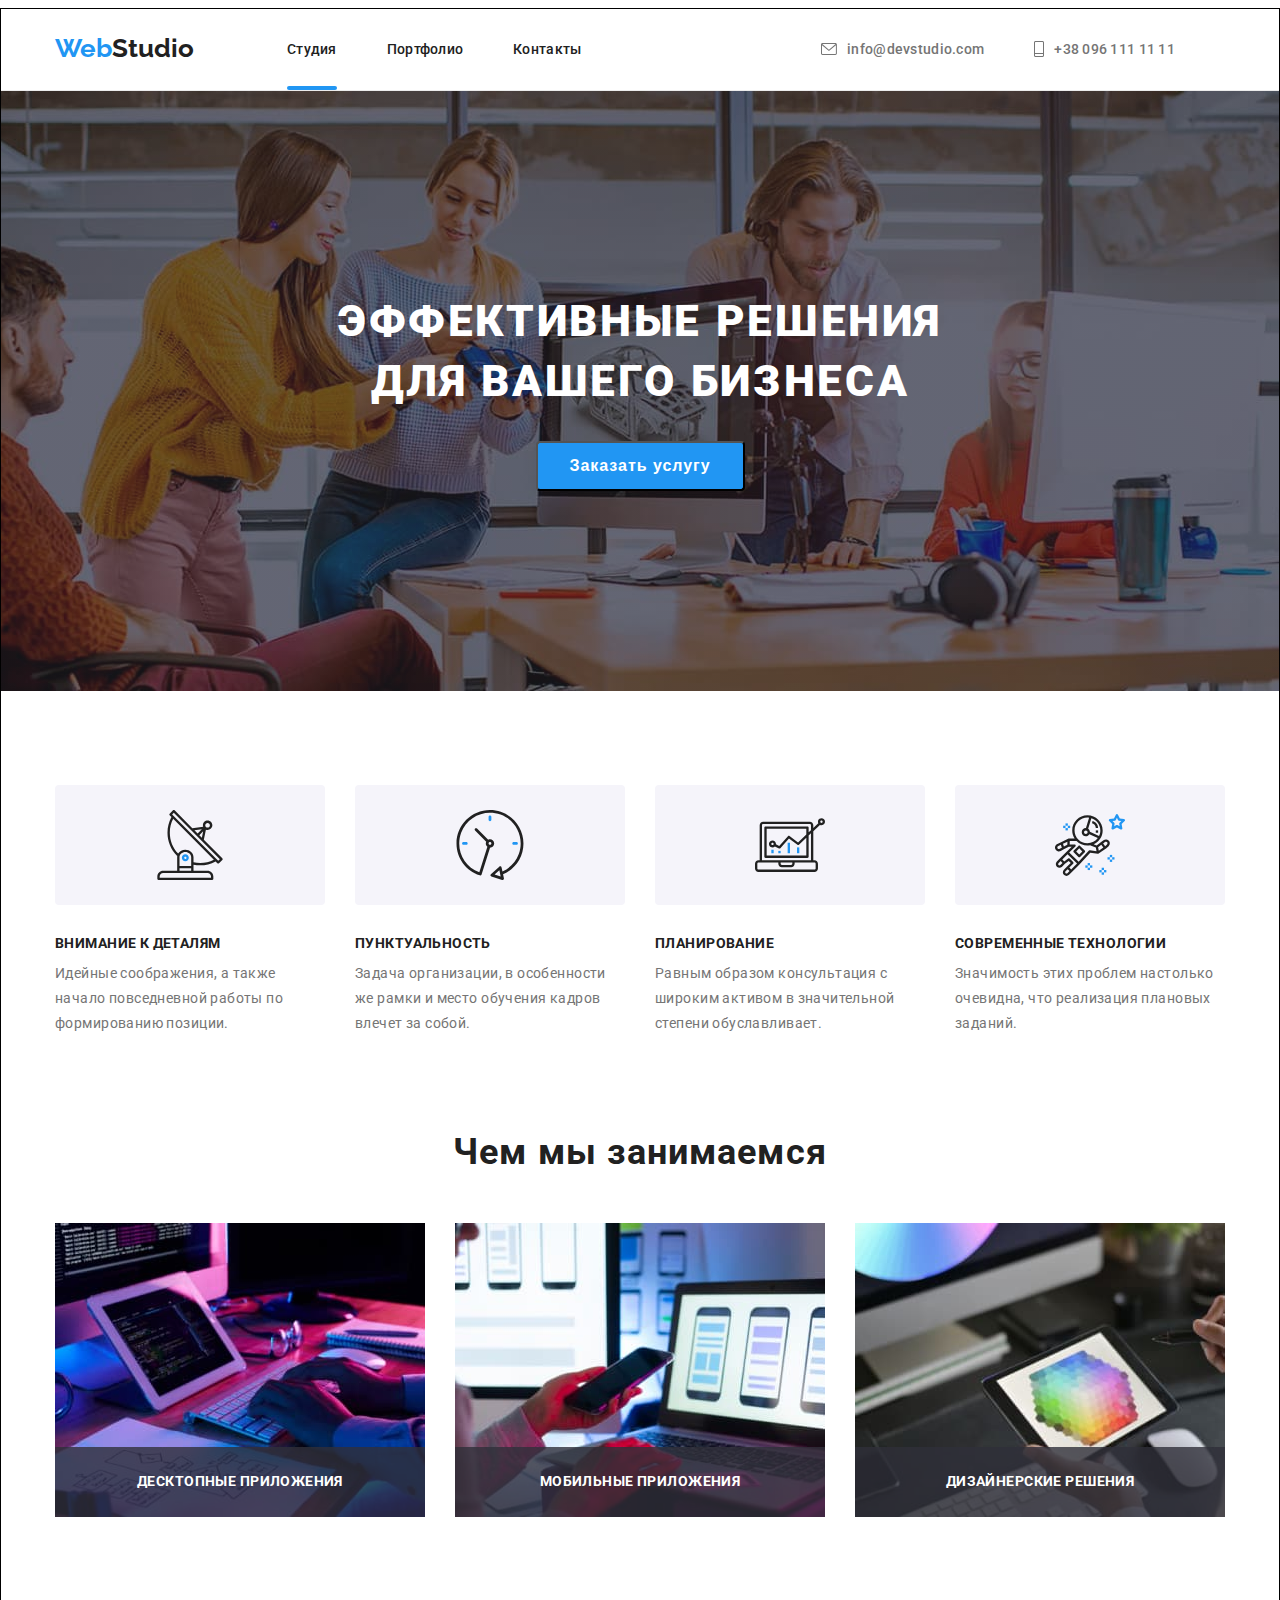
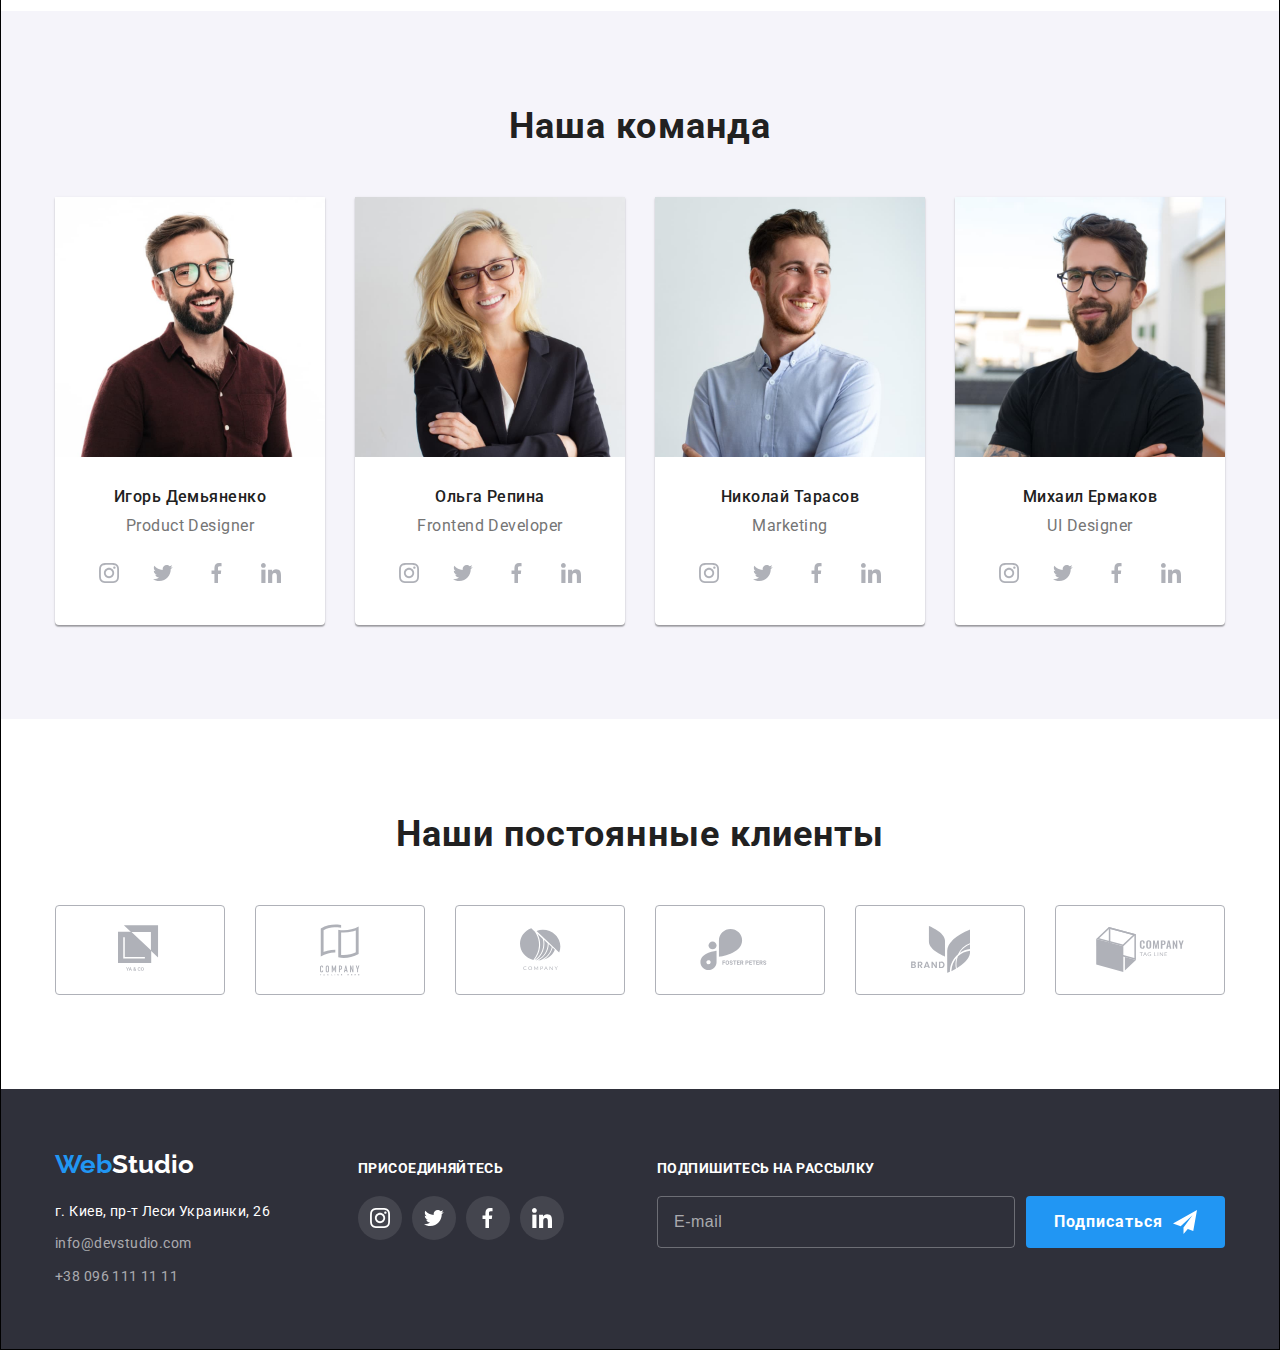
<file: index.html>
<!DOCTYPE html>
<html lang="en">
<head>
    <meta charset="UTF-8">
    <meta name="viewport" content="width=device-width, initial-scale=1.0">
    <title>Web-Studio-(Version-2.0)</title>
    <link
        rel="stylesheet" 
        href="https://cdnjs.cloudflare.com/ajax/libs/modern-normalize/1.0.0/modern-normalize.min.css"
        integrity="sha512-ISS7cAi1PEhQ8jnbJpJZMd29NlhNj4AWYyLOSp2CE/CsHxTCu+r+t0D2yoJudVrd0/8fTVPUVDzY5Tvli75u/g=="
        crossorigin="anonymous" />
    <link rel="preconnect" href="https://fonts.gstatic.com" />
    <link 
        rel="stylesheet"
        href="https://fonts.googleapis.com/css2?family=Raleway:wght@700&family=Roboto:wght@400;500;700;900&display=swap" />
    <link rel="stylesheet" href="https://cdnjs.cloudflare.com/ajax/libs/modern-normalize/1.0.0/modern-normalize.min.css" integrity="sha512-ISS7cAi1PEhQ8jnbJpJZMd29NlhNj4AWYyLOSp2CE/CsHxTCu+r+t0D2yoJudVrd0/8fTVPUVDzY5Tvli75u/g==" crossorigin="anonymous" />
    <link rel="stylesheet" href="./css/main.min.css"/>
</head>
<body>

     <header class="header">
        <div class="container">
            <nav class="navigation">
        
                <!--Text Webstudio-->
                <a class="logo-header link" href="./index.html" lang="en">
                    Web<Span class="logo-header-secondary">Studio</Span></a> 

                <!--Menu NAV-->
                <ul class="navigation-list">
                    <li class="navigation-list-item list"> 
                        <a class="navigation-list-link current-link link" href="./index.html">Студия</a> </li>
                    <li class="navigation-list-item list"> 
                        <a class="navigation-list-link link" href="./portfolio.html">Портфолио</a> </li>
                    <li class="navigation-list-item list"> 
                        <a class="navigation-list-link  link" href="#">Контакты</a> </li>
                </ul>
            </nav>  
                <!--Contacts menu-->
                <ul class="navigation-list-header">
                    <li class="contact-list-mail list"> 
                        <a class="contact-link-mail link" href="mailto:info@devstudio.com">
                           <svg class="mail-icon" width="16" height="12">
                                <use href="./img/sprite.svg#icon-mail"></use>
                           </svg>
                           info@devstudio.com</a> </li>
                    <li class="contact-list-tel list"> 
                        <a class="contact-link-tel link" href="tel:+380961111111">
                           <svg class="tel-icon" width="10" height="16">
                                <use href="./img/sprite.svg#icon-telephone"></use>
                            </svg>
                            +38 096 111 11 11</a> </li>
                </ul>
        </div>   
     </header>

     <div class="grey-line container"></div>

     <main class="main">

        <!--the service-->
         <section class="service">
            <div class="main-service container">
                <h1 class="service-idea">Эффективные решения для вашего бизнеса</h1>
                <!--order button-->
                <button class="service-btn" type="button" data-modal-open>
                     <span class="text-btn">Заказать услугу</span>
                </button>
            </div>
         </section>

         <!--advantage container-->
         <section class="advantage-box">
  
             <!--About adventage-->
             <div class="container">
                <ul class="advantage-lists">
                    <li class="advantage-lists-list list">
                        <div class="trumb">
                            <svg class="advantage-img">
                                <use href="./img/sprite.svg#icon-antenna-1"></use>
                            </svg>
                        </div>    
                        <h3 class="advantage-list-item" >Внимание к деталям</h3>
                        <p class="advantage-list-content" >Идейные соображения, а также начало повседневной работы по формированию позиции.</p>
                    </li> 
                    <li class="advantage-lists-list list">
                        <div class="trumb">
                            <svg class="advantage-img">
                                <use href="./img/sprite.svg#icon-clock-1"></use>
                            </svg>
                        </div>
                        <h3 class="advantage-list-item" >Пунктуальность</h3>
                        <p class="advantage-list-content" >Задача организации, в особенности же рамки и место обучения кадров влечет за собой.</p>
                    </li>
                    <li class="advantage-lists-list list">
                        <div class="trumb">
                            <svg class="advantage-img">
                                <use href="./img/sprite.svg#icon-diagram-1"></use>
                            </svg>
                        </div>
                        <h3 class="advantage-list-item" >Планирование</h3>
                        <p class="advantage-list-content" >Равным образом консультация с широким активом в значительной степени обуславливает.</p>
                    </li>
                    <li class="advantage-lists-list list">
                        <div class="trumb">
                            <svg class="advantage-img">
                                <use href="./img/sprite.svg#icon-astronaut-1"></use>
                            </svg>
                        </div>
                        <h3 class="advantage-list-item" >Современные технологии</h3>
                        <p class="advantage-list-content" >Значимость этих проблем настолько очевидна, что реализация плановых заданий.</p>
                    </li>
                </ul>
             </div>    
         </section>

        <!--work instrument-->
         <section class="work-instrument">
            <div class="container">
                <h2 class="work-title title">Чем мы занимаемся</h2>
                    <!--instrument blok-->
                    <ul class="work-instrument-lists">
                        <li class="work-instrument-list list"> 
                            <img class="work-instrument-img" src="./img/img1.jpg" alt="box-1" width="370" height="294"> 
                                <div class="posters-description">
                                    <p class="posters-text">Десктопные приложения</p>
                                </div>
                        </li>
                        <li class="work-instrument-list list"> 
                            <img class="work-instrument-img" src="./img/img2.jpg" alt="box-2" width="370" height="294"> 
                                <div class="posters-description">
                                    <p class="posters-text">Мобильные приложения</p>
                                </div>
                        </li>
                        <li class="work-instrument-list list"> 
                            <img class="work-instrument-img" src="./img/img3.jpg" alt="box-3" width="370" height="294"> 
                                <div class="posters-description">
                                    <p class="posters-text">Дизайнерские решения</p>
                                </div>
                        </li>
                    </ul>
            </div>
         </section>

        <!--About Work team-->
         <section class="about-work-team">
             <div class="container">
                <h2 class="our-work-team title">Наша команда</h2>
                    <!--team card-->
                    <ul class="work-team-lists list">
                        <!--Team card 1-->
                        <li class="work-team-card">
                            <img class="work-team-card-img" src="./img/img4.jpg" alt="team card-1" width="270" height="260">
                                 <div class="work-team-proffession">
                                    <h3 class="work-team-title">Игорь Демьяненко</h3>
                                    <p class="work-team-profession">Product Designer</p> 
                                    <ul class="social-list list">
                                        <li class="social-list-item">
                                            <a href="" class="social-list-link link">
                                                <svg class="social-list-icon">
                                                    <use href="./img/sprite.svg#icon-instagram"></use>
                                                </svg>
                                            </a>
                                        </li>
                                        <li class="social-list-item">
                                            <a href="" class="social-list-link link">
                                                <svg class="social-list-icon">
                                                    <use href="./img/sprite.svg#icon-twitter"></use>
                                                </svg>
                                            </a>
                                        </li>
                                        <li class="social-list-item">
                                            <a href="" class="social-list-link link">
                                                <svg class="social-list-icon">
                                                    <use href="./img/sprite.svg#icon-facebook"></use>
                                                </svg>
                                            </a>
                                        </li>
                                        <li class="social-list-item">
                                            <a href="" class="social-list-link link">
                                                <svg class="social-list-icon">
                                                    <use href="./img/sprite.svg#icon-linkedin"></use>
                                                </svg>
                                            </a>
                                        </li>
                                    </ul>                          
                                 </div>
                        </li>

                        <!--Team card 2-->
                        <li class="work-team-card list">
                            <img class="work-team-card-img" src="./img/img5.jpg" alt="team card-2" width="270" height="260">
                                 <div class="work-team-proffession">    
                                     <h3 class="work-team-title">Ольга Репина</h3>
                                     <p class="work-team-profession">Frontend Developer</p> 
                                     <ul class="social-list list">
                                        <li class="social-list-item">
                                            <a href="" class="social-list-link link">
                                                <svg class="social-list-icon">
                                                    <use href="./img/sprite.svg#icon-instagram"></use>
                                                </svg>
                                            </a>
                                        </li>
                                        <li class="social-list-item">
                                            <a href="" class="social-list-link link">
                                                <svg class="social-list-icon">
                                                    <use href="./img/sprite.svg#icon-twitter"></use>
                                                </svg>
                                            </a>
                                        </li>
                                        <li class="social-list-item">
                                            <a href="" class="social-list-link link">
                                                <svg class="social-list-icon">
                                                    <use href="./img/sprite.svg#icon-facebook"></use>
                                                </svg>
                                            </a>
                                        </li>
                                        <li class="social-list-item">
                                            <a href="" class="social-list-link link">
                                                <svg class="social-list-icon">
                                                    <use href="./img/sprite.svg#icon-linkedin"></use>
                                                </svg>
                                            </a>
                                        </li>
                                    </ul>
                                 </div>
                         </li>    

                        <!--Team card 3-->                       
                        <li class="work-team-card list">                   
                            <img class="work-team-card-img" src="./img/img6.jpg" alt="team card-3" width="270" height="260">
                                 <div class="work-team-proffession">
                                    <h3 class="work-team-title">Николай Тарасов</h3>
                                    <p class="work-team-profession">Marketing</p> 
                                    <ul class="social-list list">
                                        <li class="social-list-item">
                                            <a href="" class="social-list-link link">
                                                <svg class="social-list-icon">
                                                    <use href="./img/sprite.svg#icon-instagram"></use>
                                                </svg>
                                            </a>
                                        </li>
                                        <li class="social-list-item">
                                            <a href="" class="social-list-link link">
                                                <svg class="social-list-icon">
                                                    <use href="./img/sprite.svg#icon-twitter"></use>
                                                </svg>
                                            </a>
                                        </li>
                                        <li class="social-list-item">
                                            <a href="" class="social-list-link link">
                                                <svg class="social-list-icon">
                                                    <use href="./img/sprite.svg#icon-facebook"></use>
                                                </svg>
                                            </a>
                                        </li>
                                        <li class="social-list-item">
                                            <a href="" class="social-list-link link">
                                                <svg class="social-list-icon">
                                                    <use href="./img/sprite.svg#icon-linkedin"></use>
                                                </svg>
                                            </a>
                                        </li>
                                    </ul>
                                 </div>
                        </li>  
                        
                        <!--Team card 4-->                    
                        <li class="work-team-card list">                  
                            <img class="work-team-card-img" src="./img/img7.jpg" alt="team card-4" width="270" height="260">
                                 <div class="work-team-proffession">    
                                    <h3 class="work-team-title">Михаил Ермаков</h3>
                                    <p class="work-team-profession">UI Designer</p> 
                                    <ul class="social-list list">
                                        <li class="social-list-item">
                                            <a href="" class="social-list-link link">
                                                <svg class="social-list-icon">
                                                    <use href="./img/sprite.svg#icon-instagram"></use>
                                                </svg>
                                            </a>
                                        </li>
                                        <li class="social-list-item">
                                            <a href="" class="social-list-link link">
                                                <svg class="social-list-icon">
                                                    <use href="./img/sprite.svg#icon-twitter"></use>
                                                </svg>
                                            </a>
                                        </li>
                                        <li class="social-list-item">
                                            <a href="" class="social-list-link link">
                                                <svg class="social-list-icon">
                                                    <use href="./img/sprite.svg#icon-facebook"></use>
                                                </svg>
                                            </a>
                                        </li>
                                        <li class="social-list-item">
                                            <a href="" class="social-list-link link">
                                                <svg class="social-list-icon">
                                                    <use href="./img/sprite.svg#icon-linkedin"></use>
                                                </svg>
                                            </a>
                                        </li>
                                    </ul>  
                                </div>
                        </li>              
                    </ul>
             </div>
         </section>
         <!--Our klient-->
         <section class="our-klient">
             <div class="container">
                    <h2 class="our-klient-title title">Наши постоянные клиенты</h2>
                        <ul class="our-klient-list list">
                            <li class="our-klient-list-item">
                                <a href="" class="our-klient-list-link link">
                                    <svg class="our-klient-img" width="44.27" height="49.23">
                                        <use href="./img/sprite.svg#icon-Ya--co-logo-1"></use>
                                    </svg>
                                </a>
                            </li>
                            <li class="our-klient-list-item">
                                <a href="" class="our-klient-list-link link">
                                    <svg class="our-klient-img" width="40" height="52">
                                        <use href="./img/sprite.svg#icon-Company-logo-2"></use>
                                    </svg>
                                </a>
                            </li>
                            <li class="our-klient-list-item">
                                <a href="" class="our-klient-list-link link">
                                    <svg class="our-klient-img" width="41" height="42.6">
                                        <use href="./img/sprite.svg#icon-Company-logo-3"></use>
                                    </svg>
                                </a>
                            </li>
                            <li class="our-klient-list-item">
                                <a href="" class="our-klient-list-link link">
                                    <svg class="our-klient-img" width="79.66" height="42.02">
                                        <use href="./img/sprite.svg#icon-Fosters-petters-logo-4"></use>
                                    </svg>
                                </a>
                            </li>
                            <li class="our-klient-list-item">
                                <a href="" class="our-klient-list-link link">
                                    <svg class="our-klient-img" width="59" height="47">
                                        <use href="./img/sprite.svg#icon-Brand-logo-5"></use>
                                    </svg>
                                </a>
                            </li>
                            <li class="our-klient-list-item">
                                <a href="" class="our-klient-list-link link">
                                    <svg class="our-klient-img" width="88.48" height="45.44">
                                        <use href="./img/sprite.svg#icon-Tag-line-logo-6"></use>
                                    </svg>
                                </a>
                            </li>
                        </ul>
             </div>
         </section>
     </main>

     <footer class="footer">
         <div class="container">
            <div class="footer-contant">
                <div class="footter-address">
                    <!--Adress-->
                    <a class="logo-footer link" href="./index.html" lang="en">
                    Web<span class="logo-footer-secondary">Studio</span></a>
                    
                    <address class="text-address">г. Киев, пр-т Леси Украинки, 26</address>
                    <ul class="contact-lists">
                        <li class="contact-list list">
                            <a class="contact-link-tel-footer link" href="mailto:info@devstudio.com">info@devstudio.com</a>
                        </li>
                        <li class="contact-list list">
                            <a class="contact-link-mail-footer link" href="tel:+380961111111">+38 096 111 11 11</a>
                        </li>
                    </ul>
                </div>

                <div class="social-container-footer">
                    <h3 class="social-title-footer">ПРИСОЕДИНЯЙТЕСЬ</h3>
                        <ul class="social-list-footer list">
                            <li class="social-list-item-footer">
                                <a href="" class="social-list-link-footer link">
                                    <svg class="social-list-icon-footer">
                                        <use href="./img/sprite.svg#icon-instagram"></use>
                                    </svg>
                                </a>
                            </li>
                            <li class="social-list-item-footer">
                                <a href="" class="social-list-link-footer link">
                                    <svg class="social-list-icon-footer">
                                        <use href="./img/sprite.svg#icon-twitter"></use>
                                    </svg>
                                </a>
                            </li>
                            <li class="social-list-item-footer">
                                <a href="" class="social-list-link-footer link">
                                    <svg class="social-list-icon-footer">
                                        <use href="./img/sprite.svg#icon-facebook"></use>
                                    </svg>
                                </a>
                            </li>
                            <li class="social-list-item-footer">
                                <a href="" class="social-list-link-footer link">
                                    <svg class="social-list-icon-footer">
                                        <use href="./img/sprite.svg#icon-linkedin"></use>
                                    </svg>
                                </a>
                            </li>
                        </ul> 
                </div>  
                <!--Subscribe form-->
                <form name="subscribe" class="send-form">
                    <h3 class="social-title-footer">ПОДПИШИТЕСЬ НА РАССЫЛКУ</h3>
                    <div class="form-place">
                        <input type="email" name="email" id="email" placeholder="E-mail" class="subscribe-input" />
                        <label for="email" class="subscribe-label"></label>
                        <button type="submit" class="btn-subscribe">Подписаться</button>
                    </div>
                </form>
            </div>    
         </div>
     </footer>

    <!--Modal window-->
    <div class="backdrop is-hidden" data-modal>
        <div class="modal-window">
            <button class="modal-close" data-modal-close>
                <svg width="11" height="11">
                    <use href="./img/sprite.svg#icon-close"></use>
                </svg>
            </button>

             <!--Modal form-->
            <form class="contact-form" name="contact-form" autocomplete="on" novalidate>
                <b class="contact-form-title">Оставьте свои данные, мы вам перезвоним</b>
                <!--Name form-->
                <div class="form-group"> 
                    <input type="text" name="name" id="name" class="form-input" />
                    <label for="name" class="form-label">Имя</label>
                    <svg width="18" height="18" class="form-icon">
                        <use href="./img/sprite.svg#icon-person"></use>
                    </svg>
                </div> 
                <!--Tel form-->
                <div class="form-group">
                    <input type="tel" name="tel" id="tel" class="form-input" />
                    <label for="tel" class="form-label">Телефон</label>
                    <svg width="18" height="18" class="form-icon">
                        <use href="./img/sprite.svg#icon-phone"></use>
                    </svg>
                </div>   
                <!--Mail form-->
                <div class="form-group">
                    <input type="email" name="email" id="email-data" class="form-input" />
                    <label for="email-data" class="form-label">Почта</label>
                    <svg width="18" height="18" class="form-icon">
                        <use href="./img/sprite.svg#icon-email"></use>
                    </svg>
                </div>
                <!--Comment form-->
                <div class="form-comment">
                    <label for="comment" class="comment-label">Комментарий</label>
                    <textarea name="comment" id="comment" placeholder="Введите текст" class="comment-place"></textarea>
                 </div>
                <!--Checkbox form-->
                <div class="form-checkbox">
                    <input type="checkbox" name="agreement" id="agreement" class="input-checkbox visually-hidden" />
                    <label for="agreement" class="label-checkbox">Соглашаюсь с рассылкой и принимаю <a href="" class="link-agreement"> Условия договора </a> </label>
                </div>
                <!--Button form-->    
                <button class="contact-form-btn" type="submit">Отправить</button>
            </form>
        </div>
    </div>            

    <script src="./js/modal.js"></script>
</body>
</html>
</file>
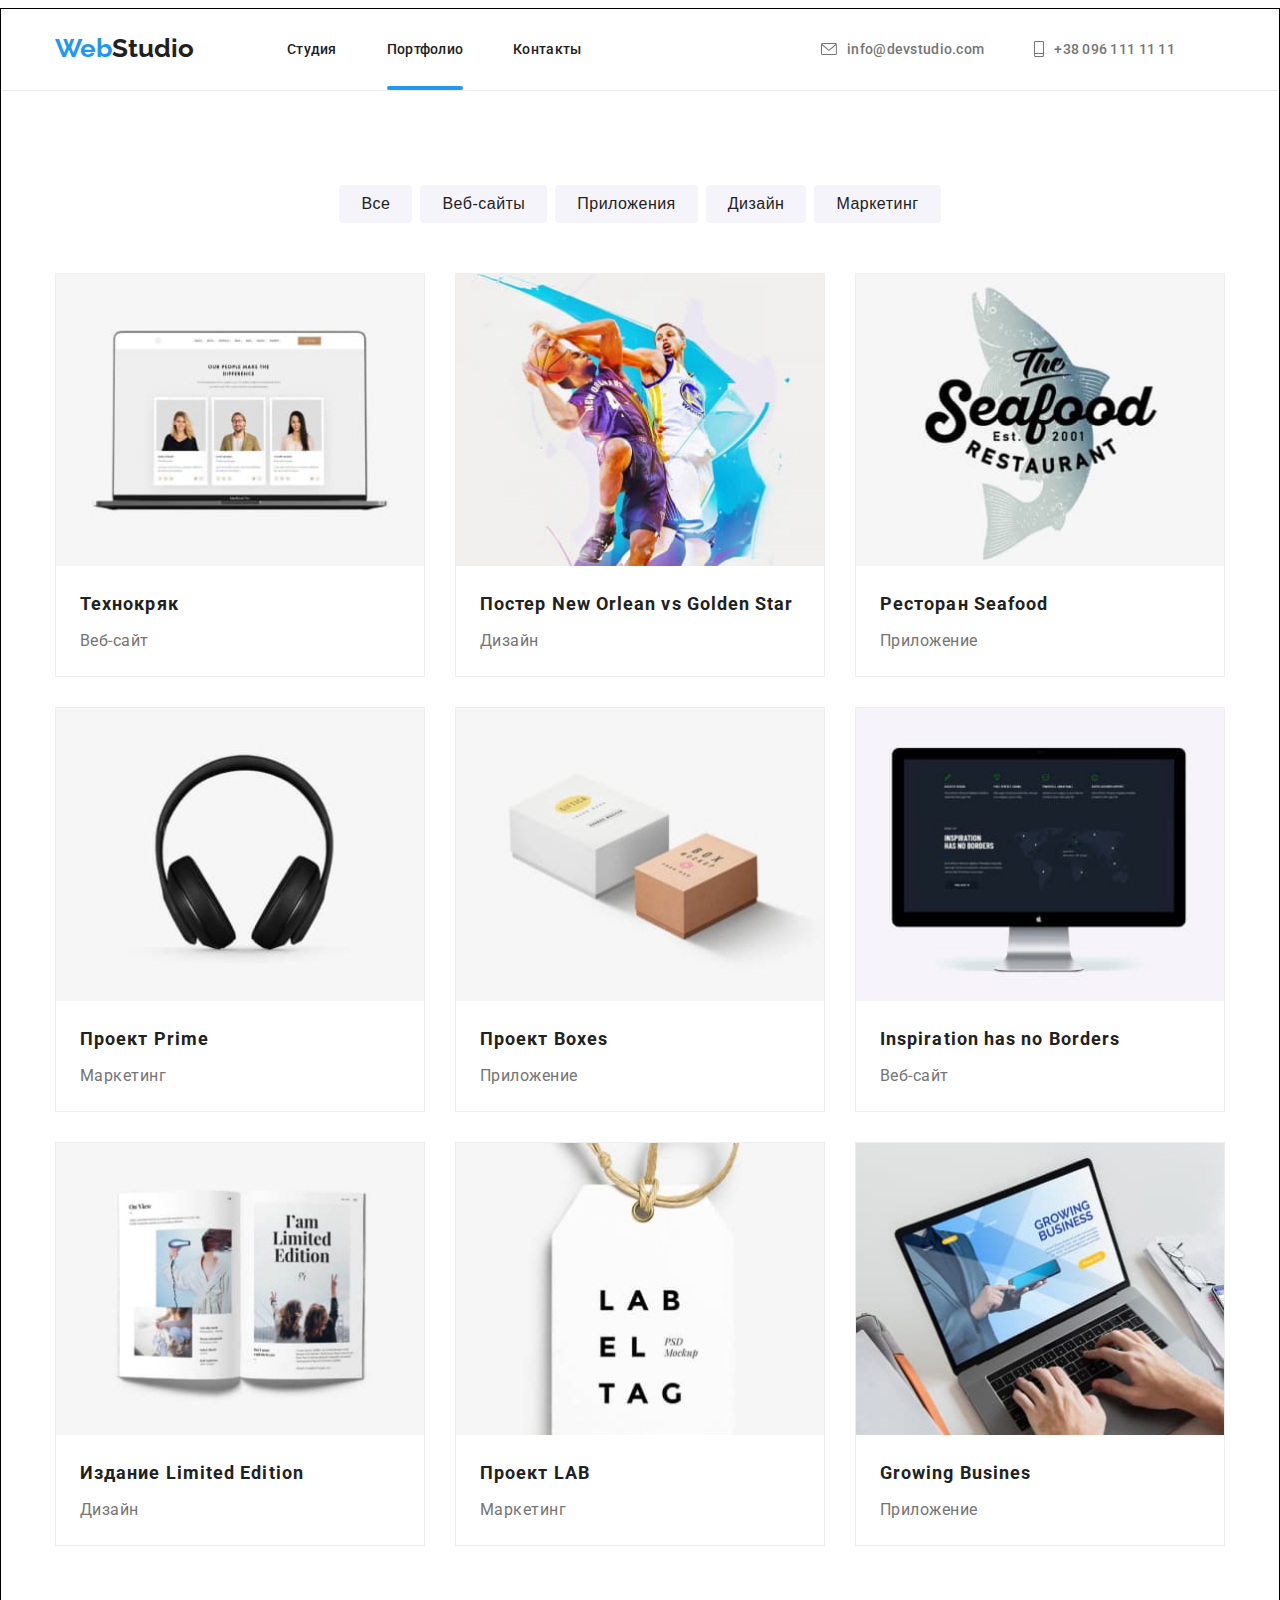
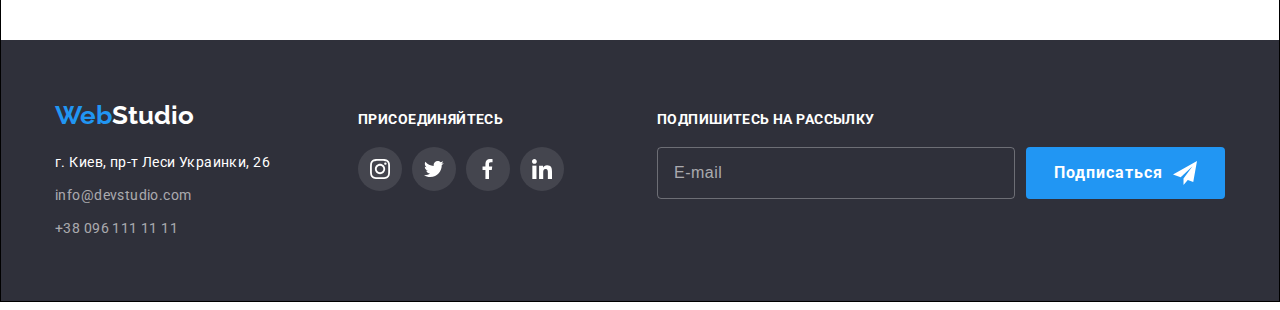
<file: portfolio.html>
<!DOCTYPE html>
<html lang="en">
<head>
    <meta charset="UTF-8">
    <meta name="viewport" content="width=device-width, initial-scale=1.0">
    <title>Portfolio</title>
    <link
        rel="stylesheet"
        href="https://cdnjs.cloudflare.com/ajax/libs/modern-normalize/1.0.0/modern-normalize.min.css"
        integrity="sha512-ISS7cAi1PEhQ8jnbJpJZMd29NlhNj4AWYyLOSp2CE/CsHxTCu+r+t0D2yoJudVrd0/8fTVPUVDzY5Tvli75u/g=="
        crossorigin="anonymous"
    />
    <link 
        rel="preconnect" 
        href="https://fonts.gstatic.com" />
    <link 
        rel="stylesheet"
        href="https://fonts.googleapis.com/css2?family=Raleway:wght@700&family=Roboto:wght@400;500;700;900&display=swap"
    />
    <link rel="stylesheet" href="https://cdnjs.cloudflare.com/ajax/libs/modern-normalize/1.0.0/modern-normalize.min.css" integrity="sha512-ISS7cAi1PEhQ8jnbJpJZMd29NlhNj4AWYyLOSp2CE/CsHxTCu+r+t0D2yoJudVrd0/8fTVPUVDzY5Tvli75u/g==" crossorigin="anonymous" />
    <link rel="stylesheet" href="./css/portfolio.min.css" />
</head>
<body>
    <header class="header">
        <div class="container">
            <nav class="navigation">
        
                <!--Text Webstudio-->
                <a class="logo-header link" href="./index.html" lang="en">
                    Web<Span class="logo-header-secondary">Studio</Span></a>

                <!--Menu NAV-->
                <ul class="navigation-list">
                    <li class="navigation-list-item list"> 
                        <a class="navigation-list-link link" href="./index.html">Студия</a> </li>
                    <li class="navigation-list-item list"> 
                        <a class="navigation-list-link current-link link" href="./portfolio.html">Портфолио</a> </li>
                    <li class="navigation-list-item list"> 
                        <a class="navigation-list-link  link" href="#">Контакты</a> </li>
                </ul>
            </nav> 
                <!--Contacts menu-->
                <ul class="navigation-list-header">
                    <li class="contact-list-mail list"> 
                        <a class="contact-link-mail link" href="mailto:info@devstudio.com">
                           <svg class="mail-icon" width="16" height="12">
                                <use href="./img/sprite.svg#icon-mail"></use>
                           </svg>
                           info@devstudio.com</a> </li>
                    <li class="contact-list-tel list"> 
                        <a class="contact-link-tel link" href="tel:+380961111111">
                           <svg class="tel-icon" width="10" height="16">
                                <use href="./img/sprite.svg#icon-telephone"></use>
                            </svg>
                            +38 096 111 11 11</a> </li>
                </ul>
        </div>   
     </header>
    <div class="container"></div>

     <main class="main-conteiner-btns-end-links">
         <section class="potfolio-btns">
             <div class="container">
                 <h1 class="title-page visually-hidden">Портфолио</h1>
                     <!--Toolbar-->
                     <ul class="potfolio-toolbar-lists">
                         <li class="potfolio-toolbar-item list">
                            <button class="potfolio-toolbar-btn" type="button">Все</button></li>
                         <li class="potfolio-toolbar-item list">
                            <button class="potfolio-toolbar-btn" type="button">Веб-сайты</button></li>
                         <li class="potfolio-toolbar-item list">
                            <button class="potfolio-toolbar-btn" type="button">Приложения</button></li>
                         <li class="potfolio-toolbar-item list">
                            <button class="potfolio-toolbar-btn" type="button">Дизайн</button></li>
                         <li class="potfolio-toolbar-item list">
                            <button class="potfolio-toolbar-btn" type="button">Маркетинг</button></li>
                     </ul>

                     <!--Project links-->
                 <h2 class="title-page visually-hidden">Все проекты</h2>    
                     <ul class="project-lists"> 
                         <li class="project-list-item list">
                            <a class="project-link link" href="#">
                                 <div class="project-link-img-wrapper">
                                     <img class="project-link-img" src="img/1notebook.jpg" alt="Веб-сайтТехнокряк" width="370" height="294"> 
                                        <div class="overlay">
                                            <p class="overlay-text">Технокряк это современная площадка распространения коронавируса. Компании используют эту платформу для цифрового шпионажа и атак на защищённые сервера конкурентов.</p>
                                        </div>
                                 </div>
                                 <div class="project-characteristics">            
                                    <h3 class="project-title" >Технокряк</h3> 
                                    <p class="project-tools" >Веб-сайт</p>
                                 </div> 
                            </a>
                         </li>
                         <li class="project-list-item list">
                             <a class="project-link link" href="">
                                 <div class="project-link-img-wrapper">
                                     <img class="project-link-img" src="img/2basketball.jpg" alt="ИграВбаскетбол" width="370" height="294">
                                        <div class="overlay">
                                            <p class="overlay-text">Технокряк это современная площадка распространения коронавируса. Компании используют эту платформу для цифрового шпионажа и атак на защищённые сервера конкурентов.</p>
                                        </div>
                                 </div>
                                 <div class="project-characteristics">              
                                    <h3 class="project-title" >Постер New Orlean vs Golden Star</h3>
                                    <p class="project-tools" >Дизайн</p>
                                 </div>
                             </a>
                         </li>
                         <li class="project-list-item list">
                             <a class="project-link link" href="">
                                 <div class="project-link-img-wrapper">
                                     <img class="project-link-img" src="img/3Seafood.jpg" alt="ЛоготипРесторана" width="370" height="294">
                                        <div class="overlay">
                                            <p class="overlay-text">Технокряк это современная площадка распространения коронавируса. Компании используют эту платформу для цифрового шпионажа и атак на защищённые сервера конкурентов.</p>
                                        </div>
                                 </div>
                                 <div class="project-characteristics">               
                                    <h3 class="project-title" >Ресторан Seafood</h3>
                                    <p class="project-tools" >Приложение</p>
                                 </div>  
                             </a>
                         </li>
                         <li class="project-list-item list">
                             <a class="project-link link" href="">     
                                 <div class="project-link-img-wrapper">
                                     <img class="project-link-img" src="img/4Pods.jpg" alt="БезпроводныеНаушники" width="370" height="294">
                                        <div class="overlay">
                                            <p class="overlay-text">Технокряк это современная площадка распространения коронавируса. Компании используют эту платформу для цифрового шпионажа и атак на защищённые сервера конкурентов.</p>
                                        </div>
                                 </div>
                                 <div class="project-characteristics">               
                                    <h3 class="project-title">Проект Prime</h3>
                                    <p class="project-tools">Маркетинг</p>
                                 </div>  
                             </a>
                         </li>
                         <li class="project-list-item list">
                             <a class="project-link link" href="">
                                 <div class="project-link-img-wrapper">
                                     <img class="project-link-img" src="img/5Twoboxes.jpg" alt="ДвеКоробки" width="370" height="294">
                                        <div class="overlay">
                                            <p class="overlay-text">Технокряк это современная площадка распространения коронавируса. Компании используют эту платформу для цифрового шпионажа и атак на защищённые сервера конкурентов.</p>
                                        </div>
                                 </div>
                                 <div class="project-characteristics">                         
                                    <h3 class="project-title">Проект Boxes</h3>
                                    <p class="project-tools">Приложение</p>
                                 </div>  
                             </a>
                         </li>        
                         <li class="project-list-item list">
                             <a class="project-link link" href="">
                                 <div class="project-link-img-wrapper">
                                     <img class="project-link-img" src="img/6Monitor.jpg" alt="ИзображениеМонитора" width="370" height="294">
                                        <div class="overlay">
                                            <p class="overlay-text">Технокряк это современная площадка распространения коронавируса. Компании используют эту платформу для цифрового шпионажа и атак на защищённые сервера конкурентов.</p>
                                        </div>
                                 </div>
                                 <div class="project-characteristics">                                  
                                    <h3 class="project-title">Inspiration has no Borders</h3>
                                    <p class="project-tools">Веб-сайт</p>
                                 </div>   
                             </a>
                         </li>  
                         <li class="project-list-item list">
                             <a class="project-link link" href="">
                                 <div class="project-link-img-wrapper">
                                     <img class="project-link-img" src="img/7Jurnale.jpg" alt="СтраницаЖурнала" width="370" height="294">
                                        <div class="overlay">
                                            <p class="overlay-text">Технокряк это современная площадка распространения коронавируса. Компании используют эту платформу для цифрового шпионажа и атак на защищённые сервера конкурентов.</p>
                                        </div>
                                 </div>
                                 <div class="project-characteristics">                                    
                                    <h3 class="project-title">Издание Limited Edition</h3>
                                    <p class="project-tools">Дизайн</p>
                                 </div> 
                             </a>
                         </li>
                         <li class="project-list-item list">
                             <a class="project-link link" href="">
                                 <div class="project-link-img-wrapper">
                                     <img class="project-link-img" src="img/8Brelok.jpg" alt="брелокНаНитке" width="370" height="294">
                                        <div class="overlay">
                                            <p class="overlay-text">Технокряк это современная площадка распространения коронавируса. Компании используют эту платформу для цифрового шпионажа и атак на защищённые сервера конкурентов.</p>
                                        </div>
                                 </div>
                                 <div class="project-characteristics">                                  
                                    <h3 class="project-title">Проект LAB</h3>
                                    <p class="project-tools">Маркетинг</p>
                                 </div>   
                             </a>
                         </li>
                         <li class="project-list-item list">
                             <a class="project-link link" href="">
                                 <div class="project-link-img-wrapper">
                                     <img class="project-link-img" src="img/9GrowingBusiness.jpg" alt="ОткрытыйНоутбук" width="370" height="294">
                                        <div class="overlay">
                                            <p class="overlay-text">Технокряк это современная площадка распространения коронавируса. Компании используют эту платформу для цифрового шпионажа и атак на защищённые сервера конкурентов.</p>
                                        </div>                        
                                 </div>
                                 <div class="project-characteristics">
                                    <h3 class="project-title">Growing Busines</h3>
                                    <p class="project-tools">Приложение</p>
                                 </div>
                             </a>
                         </li>
                     </ul>
             </div>
         </section>
     </main>
 
     <footer class="footer">
        <div class="container">
           <div class="footer-contant">
               <div class="footter-address">
                   <!--Adress-->
                    <a class="logo-footer link" href="./index.html" lang="en">
                        Web<span class="logo-footer-secondary">Studio</span></a>

                   <address class="text-address">г. Киев, пр-т Леси Украинки, 26</address>
                   <ul class="contact-lists">
                       <li class="contact-list list">
                           <a class="contact-link-tel-footer link" href="mailto:info@devstudio.com">info@devstudio.com</a>
                       </li>
                       <li class="contact-list list">
                           <a class="contact-link-mail-footer link" href="tel:+380961111111">+38 096 111 11 11</a>
                       </li>
                   </ul>
               </div>

               <div class="social-container-footer">
                   <h3 class="social-title-footer">ПРИСОЕДИНЯЙТЕСЬ</h3>
                       <ul class="social-list-footer list">
                           <li class="social-list-item-footer">
                               <a href="" class="social-list-link-footer link">
                                   <svg class="social-list-icon-footer">
                                       <use href="./img/sprite.svg#icon-instagram"></use>
                                   </svg>
                               </a>
                           </li>
                           <li class="social-list-item-footer">
                               <a href="" class="social-list-link-footer link">
                                   <svg class="social-list-icon-footer">
                                       <use href="./img/sprite.svg#icon-twitter"></use>
                                   </svg>
                               </a>
                           </li>
                           <li class="social-list-item-footer">
                               <a href="" class="social-list-link-footer link">
                                   <svg class="social-list-icon-footer">
                                       <use href="./img/sprite.svg#icon-facebook"></use>
                                   </svg>
                               </a>
                           </li>
                           <li class="social-list-item-footer">
                               <a href="" class="social-list-link-footer link">
                                   <svg class="social-list-icon-footer">
                                       <use href="./img/sprite.svg#icon-linkedin"></use>
                                   </svg>
                               </a>
                           </li>
                       </ul> 
               </div>
                <!--Subscribe form-->
                <form name="subscribe" class="send-form">
                    <h3 class="social-title-footer">ПОДПИШИТЕСЬ НА РАССЫЛКУ</h3>
                    <div class="form-place">
                        <input type="email" name="email" id="email" placeholder="E-mail" class="subscribe-input" />
                        <label for="email" class="subscribe-label"></label>
                        <button type="submit" class="btn-subscribe">Подписаться</button>
                    </div>
                </form>
           </div>    
        </div>
    </footer>
</body>
</html>
</file>
<file: css/main.min.css>
.visually-hidden{position:absolute !important;clip:rect(1px 1px 1px 1px);clip:rect(1px, 1px, 1px, 1px);padding:0 !important;border:0 !important;height:1px !important;width:1px !important;overflow:hidden}html{box-sizing:border-box}*,*::before,*::after{box-sizing:inherit}body{font-family:"Roboto",sans-serif;color:#757575;font-size:14px;font-style:normal;max-width:1600px;margin-left:auto;margin-right:auto;border:1px solid #000}h1,h2,h3,h4,h5,h6,p{margin:0}ul,ol{margin:0;padding:0}img{display:block}.address{font-style:normal}.list{margin:0;padding:0;list-style:none}.link{margin-top:0;margin-bottom:0;text-decoration:none;font-style:normal}.container{margin:0 auto;padding-left:15px;padding-right:15px;width:1200px}.logo-header{display:inline-block;padding-top:24px;padding-bottom:25px;margin-right:93px}.logo-header,.logo-footer,.logo-header-secondary,.logo-footer-secondary{font-family:"Raleway",sans-serif;font-style:700;font-weight:bold;font-size:26px;line-height:1.192;color:#2196f3}.logo-header-secondary{color:#212121}.logo-footer{display:inline-block;margin-bottom:20px}.logo-footer-secondary{color:#fff}.title{font-weight:bold;font-size:36px;line-height:1.167;text-align:center;letter-spacing:.03em;color:#212121;margin-bottom:50px}.service-btn{display:inline-block;padding:10px 32px;margin-left:auto;margin-right:auto;min-width:200px;height:50px;border-radius:4px;background:#2196f3;font-weight:bold;font-size:16px;line-height:1.875;display:flex;align-items:center;text-align:center;letter-spacing:.06em;background:#2196f3;color:#fff;cursor:pointer;transition:color 250ms cubic-bezier(0.4, 0, 0.2, 1),background-color 250ms cubic-bezier(0.4, 0, 0.2, 1)}.service-btn:hover,.service-btn:focus{background:#fff;color:#2196f3}.social-list,.social-list-footer{display:flex;justify-content:center;cursor:pointer}.social-list-item:not(:last-child),.social-list-item-footer:not(:last-child){margin-right:10px}.social-list-icon,.social-list-icon-footer{display:inline-flex;background-size:contain;background-position:50% 50%;width:20px;height:20px}.social-list-item,.social-list-item-footer{width:44px;height:44px}.social-list-link,.social-list-link-footer{display:inline-flex;justify-content:center;align-items:center;width:100%;height:100%;border-radius:50%;fill:currentColor;color:#afb1b8;background-color:#fff;transition:fill 250ms cubic-bezier(0.4, 0, 0.2, 1),color 250ms cubic-bezier(0.4, 0, 0.2, 1),background-color 250ms cubic-bezier(0.4, 0, 0.2, 1)}.social-list-link:hover,.social-list-link:focus{fill:#fff;background-color:#2196f3}.social-list-link-footer{fill:#fff;background-color:rgba(255,255,255,.1)}.social-list-link-footer:hover,.social-list-link-footer:focus{fill:#fff;background-color:#2196f3}.navigation-list-item .navigation-list-link.current-link::after{position:absolute;left:0;bottom:0;display:block;content:"";width:100%;height:4px;background-color:#2196f3;border-radius:2px;animation-name:scale;animation-duration:250ms;animation-timing-function:linear;animation-fill-mode:forwards;transform-origin:center left}@keyframes scale{0%{transform:scaleX(0)}100%{transform:scaleX(1)}}.navigation-list-item{position:relative}.current-link{color:#2196f3}.header .container{display:flex;align-items:center}.header{border-bottom:1px solid #ececec}.navigation-list{display:flex;align-items:center}.navigation-list-item:not(:last-child){margin-right:50px}.navigation-list-header{display:flex;align-items:center;margin-left:auto}.navigation-list-link,.contact-link-mail,.contact-link-tel{display:inline-block;padding-top:32px;padding-bottom:33px;transition:color 250ms cubic-bezier(0.4, 0, 0.2, 1),background-color 250ms cubic-bezier(0.4, 0, 0.2, 1)}.mail-icon,.tel-icon{display:inline-block;justify-content:center;align-items:center;content:"";margin-right:10px}.contact-link-mail,.contact-link-tel{display:flex;justify-content:center;align-items:center;margin-right:50px;transition:color 250ms cubic-bezier(0.4, 0, 0.2, 1),background-color 250ms cubic-bezier(0.4, 0, 0.2, 1)}.contact-link-mail .mail-icon,.contact-link-tel .tel-icon{fill:currentcolor;transition:fill 250ms cubic-bezier(0.4, 0, 0.2, 1),background-color 250ms cubic-bezier(0.4, 0, 0.2, 1)}.navigation,.navigation-list,.navigation-list-header{padding-left:0;padding-right:0;display:flex}.navigation-list-link:hover,.navigation-list-link:focus{color:#2196f3}.navigation-list-link,.contact-link-tel,.contact-link-mail{font-weight:500;font-size:14px;line-height:1.143;letter-spacing:.02em;color:#757575;transition:color 250ms cubic-bezier(0.4, 0, 0.2, 1),background-color 250ms cubic-bezier(0.4, 0, 0.2, 1)}.navigation-list-link{color:#212121}.contact-link-tel:hover,.contact-link-tel:focus,.contact-link-mail:hover,.contact-link-mail:focus{color:#2196f3}.main{margin-top:0;margin-bottom:0}.main-service{width:696px;margin-left:auto;margin-right:auto}.service{padding-top:200px;padding-bottom:200px}.service{max-width:1600px;height:600px;margin-left:auto;margin-right:auto;background:#2f303a;background-image:linear-gradient(to right, rgba(47, 48, 58, 0.4), rgba(47, 48, 58, 0.4)),url(../img/Bg-index-1.jpg);background-repeat:no-repeat;background-size:cover;background-position:center}.service-idea{margin-bottom:30px;font-weight:900;font-size:44px;line-height:1.364;text-align:center;letter-spacing:.06em;text-transform:uppercase;color:#fff}.advantage-box{padding-top:94px;padding-bottom:94px}.advantage-lists{display:flex;margin-left:0;margin-right:0}.advantage-lists-list{width:270px}.advantage-lists-list:not(:last-child){margin-right:30px}.advantage-list-item{margin-bottom:10px;font-weight:bold;font-size:14px;line-height:1.143;letter-spacing:.03em;text-transform:uppercase;color:#212121}.advantage-list-content{font-size:14px;line-height:1.8;letter-spacing:.03em}.trumb{display:flex;justify-content:center;align-items:center;width:270px;height:120px;background-color:#f5f4fa;margin-bottom:30px;border-radius:4px}.advantage-img{width:70px;height:70px;display:flex;justify-content:center;fill:#afb1b8}.work-instrument{padding-bottom:94px}.work-instrument-lists{display:flex}.work-instrument-list{width:370px;height:294px}.work-instrument-list:not(:last-child){margin-right:30px}.work-instrument-img{width:100%;height:100%;position:relative;z-index:-1}.work-title{font-weight:bold;font-size:36px;line-height:1.167;text-align:center;letter-spacing:.03em;color:#212121}.work-instrument-lists .work-instrument-list{position:relative}.posters-description{position:absolute;left:0;bottom:0;height:70px;width:100%;display:flex;align-items:center;justify-content:center;background-color:rgba(47,48,58,.8);z-index:-1}.posters-text{margin-top:0;margin-bottom:0;font-weight:bold;font-size:14px;line-height:1.14;text-align:center;letter-spacing:.03em;text-transform:uppercase;color:#fff}.about-work-team{display:flex;padding-top:94px;padding-bottom:94px}.work-team-lists{display:flex}.work-team-card:not(:last-child){margin-right:30px}.work-team-proffession{padding:30px 32px}.work-team-title{margin-bottom:10px}.about-work-team{background:#f5f4fa}.our-work-team{font-weight:bold;font-size:36px;line-height:1.167;text-align:center;letter-spacing:.03em;color:#212121}.work-team-card{position:unset;width:270px;box-shadow:0px 1px 3px rgba(0,0,0,.12),0px 1px 1px rgba(0,0,0,.14),0px 2px 1px rgba(0,0,0,.2);border-radius:0px 0px 4px 4px;background:#fff}.work-team-title{font-weight:500;font-size:16px;line-height:1.188;text-align:center;letter-spacing:.03em;color:#212121}.work-team-profession{font-weight:400;font-size:16px;line-height:1.188;text-align:center;letter-spacing:.03em;color:#757575;margin-bottom:16px}.our-klient{padding:94px 0}.title{font-weight:bold;font-size:36px;line-height:1.167;text-align:center;letter-spacing:.03em;color:#212121}.our-klient-list{display:flex}.our-klient-list-item{width:170px;height:90px}.our-klient-list-link{display:flex;background-position:50% 50%;justify-content:center;align-items:center;width:100%;height:100%;border:1px solid #afb1b8;border-radius:4px;color:#afb1b8;border-color:#afb1b8;fill:currentColor;transition:fill 250ms cubic-bezier(0.4, 0, 0.2, 1),border-color 250ms cubic-bezier(0.4, 0, 0.2, 1)}.our-klient-list-link:hover,.our-klient-list-link:focus{fill:#2196f3;border-color:#2196f3}.our-klient-list-item:not(:last-child){margin-right:30px}.contact-list:not(:last-child){margin-bottom:9px}.footer{padding:60px 0;background:#2f303a}.contact-lists{padding-left:0}.contact-link-tel-footer,.contact-link-mail-footer{font-weight:normal;font-size:14px;line-height:1.714;letter-spacing:.03em;color:rgba(255,255,255,.6);transition:color 250ms cubic-bezier(0.4, 0, 0.2, 1),background-color 250ms cubic-bezier(0.4, 0, 0.2, 1)}.contact-link-tel-footer:hover,.contact-link-tel-footer:focus,.contact-link-mail-footer:hover,.contact-link-mail-footer:focus{color:#2196f3}.text-address{width:231px;display:block;margin-bottom:9px;font-style:normal;font-weight:normal;font-size:14px;line-height:1.7;letter-spacing:.03em;color:#fff}.social-title-footer{font-size:14px;line-height:1.143;letter-spacing:.03em;text-align:left;color:#fff}.footer-contant{display:flex;align-items:baseline}.social-container-footer{display:block;margin-left:72px}.social-title-footer{margin-bottom:20px}.send-form{margin-left:93px}.send-form .form-place{display:flex;position:relative}.subscribe-input{padding:15px 16px;margin-right:11px;width:358px;border:1px solid rgba(255,255,255,.3);border-radius:4px;font-weight:normal;font-size:16px;line-height:1.25;background-color:transparent;color:#fff;transition:box-shadow 250ms cubic-bezier(0.4, 0, 0.2, 1)}.subscribe-input::placeholder{font-weight:normal;font-size:16px;line-height:1.25;letter-spacing:.03em;color:rgba(255,255,255,.6)}.subscribe-input:focus,.btn-subscribe:focus{box-shadow:0px 4px 4px rgba(0,0,0,.15)}.btn-subscribe{display:flex;align-items:center;justify-content:center;padding:10px 28px;border-radius:4px;color:#fff;background-color:#2196f3;font-family:Roboto;font-style:normal;font-weight:bold;font-size:16px;line-height:1.87;text-align:center;letter-spacing:.06em;cursor:pointer;border:0;transition:color 250ms cubic-bezier(0.4, 0, 0.2, 1),background-color 250ms cubic-bezier(0.4, 0, 0.2, 1);transition:box-shadow 250ms cubic-bezier(0.4, 0, 0.2, 1)}.btn-subscribe::after{display:inline-block;width:24px;height:24px;margin-left:10px;background-image:url(../img/icon-send.svg);content:""}.backdrop{position:fixed;left:0;top:0;width:100%;height:100%;background-color:rgba(0,0,0,.2);opacity:1;transform:opasity 250ms cubic-bezier(0.4, 0, 0.2, 1)}.backdrop.is-hidden{opacity:0;pointer-events:none}.backdrop.is-hidden .modal-window{transform:translate(-50%, -50%) scale(0.8)}.modal-window{width:528px;height:581px;border-radius:4px;background-color:#fff;box-shadow:0px 1px 3px rgba(0,0,0,.12),0px 1px 1px rgba(0,0,0,.14),0px 2px 1px rgba(0,0,0,.2);transition:transform 250ms cubic-bezier(0.4, 0, 0.2, 1);position:absolute;left:50%;top:50%;transform:translate(-50%, -50%) scale(1)}.modal-close{position:absolute;top:0;right:0;margin-top:8px;margin-right:8px;display:flex;justify-content:center;align-items:center;width:30px;height:30px;border:1px solid rgba(0,0,0,.1);border-radius:50%;cursor:pointer;transition:fill 250ms cubic-bezier(0.4, 0, 0.2, 1);background-color:#fff}.modal-close:hover,.modal-close:focus{fill:#2196f3}.contact-form-title{display:block;margin-bottom:30px;font-weight:bold;font-size:20px;line-height:1.15;text-align:center;letter-spacing:.03em;color:#212121}.contact-form{padding:40px}.contact-form .form-group{position:relative}.form-group{margin-bottom:28px}.form-input{position:relative;padding-left:42px;transition:border 250ms cubic-bezier(0.4, 0, 0.2, 1)}.form-input,.comment-place{width:448px;height:40px;border:1px solid rgba(33,33,33,.2);border-radius:4px}.form-input:focus,.comment-place:focus{outline:none;border:1px solid #2196f3}.form-icon{position:absolute;top:50%;left:12px;transform:translateY(-50%)}.form-input:focus~.form-icon{fill:#2196f3}.form-label,.comment-label{position:absolute;top:0;left:0;font-weight:normal;font-size:12px;line-height:1.167;letter-spacing:.01em;transform:translateY(-18px)}.form-comment{position:relative;margin-bottom:20px}.comment-place{height:120px;resize:none;padding:12px 16px;transition:border 250ms cubic-bezier(0.4, 0, 0.2, 1)}.comment-place::placeholder{font-weight:normal;font-size:14px;line-height:1.143;letter-spacing:.01em;color:rgba(117,117,117,.5)}.form-checkbox{position:relative;display:flex;align-items:center;margin-bottom:30px}.label-checkbox{display:inline-block;font-weight:normal;font-size:14px;line-height:1.71;letter-spacing:.03em;margin-left:35px}.label-checkbox::after{display:inline-block;position:absolute;top:50%;left:13px;content:"";width:16px;height:15px;border:2px solid #212121;border-radius:2px;transition:all 250ms cubic-bezier(0.4, 0, 0.2, 1);transform:translateY(-50%)}.input-checkbox:checked+.label-checkbox::after{border-color:#2196f3;background-color:#2196f3;background-image:url(../img/icon-check.svg);background-size:contain;background-position:center;background-origin:border-box}.input-checkbox:focus:not(:checked)+.label-checkbox::after{border-color:#2196f3}.input-checkbox:checked:focus+.label-checkbox::after{box-shadow:0px 1px 3px rgba(0,0,0,.12),0px 1px 1px rgba(0,0,0,.14),0px 2px 1px rgba(0,0,0,.2)}.link-agreement{margin-top:0;margin-bottom:0;font-style:normal;color:#2196f3}.contact-form-btn{display:flex;margin-left:auto;margin-right:auto;padding:10px 55.5px;font-weight:bold;font-size:16px;line-height:1.875;letter-spacing:.06em;color:#fff;background-color:#2196f3;border-radius:4px;cursor:pointer;border:0;transition:box-shadow 250ms cubic-bezier(0.4, 0, 0.2, 1)}.contact-form-btn:hover,.contact-form-btn:focus{box-shadow:0px 1px 3px rgba(0,0,0,.12),0px 1px 1px rgba(0,0,0,.14),0px 2px 1px rgba(0,0,0,.2)}/*# sourceMappingURL=main.min.css.map */
</file>
<file: css/portfolio.min.css>
.visually-hidden{position:absolute !important;clip:rect(1px 1px 1px 1px);clip:rect(1px, 1px, 1px, 1px);padding:0 !important;border:0 !important;height:1px !important;width:1px !important;overflow:hidden}html{box-sizing:border-box}*,*::before,*::after{box-sizing:inherit}body{font-family:"Roboto",sans-serif;color:#757575;font-size:14px;font-style:normal;max-width:1600px;margin-left:auto;margin-right:auto;border:1px solid #000}h1,h2,h3,h4,h5,h6,p{margin:0}ul,ol{margin:0;padding:0}img{display:block}.address{font-style:normal}.list{margin:0;padding:0;list-style:none}.link{margin-top:0;margin-bottom:0;text-decoration:none;font-style:normal}.container{margin:0 auto;padding-left:15px;padding-right:15px;width:1200px}.logo-header{display:inline-block;padding-top:24px;padding-bottom:25px;margin-right:93px}.logo-header,.logo-footer,.logo-header-secondary,.logo-footer-secondary{font-family:"Raleway",sans-serif;font-style:700;font-weight:bold;font-size:26px;line-height:1.192;color:#2196f3}.logo-header-secondary{color:#212121}.logo-footer{display:inline-block;margin-bottom:20px}.logo-footer-secondary{color:#fff}.title{font-weight:bold;font-size:36px;line-height:1.167;text-align:center;letter-spacing:.03em;color:#212121;margin-bottom:50px}.social-list,.social-list-footer{display:flex;justify-content:center;cursor:pointer}.social-list-item:not(:last-child),.social-list-item-footer:not(:last-child){margin-right:10px}.social-list-icon,.social-list-icon-footer{display:inline-flex;background-size:contain;background-position:50% 50%;width:20px;height:20px}.social-list-item,.social-list-item-footer{width:44px;height:44px}.social-list-link,.social-list-link-footer{display:inline-flex;justify-content:center;align-items:center;width:100%;height:100%;border-radius:50%;fill:currentColor;color:#afb1b8;background-color:#fff;transition:fill 250ms cubic-bezier(0.4, 0, 0.2, 1),color 250ms cubic-bezier(0.4, 0, 0.2, 1),background-color 250ms cubic-bezier(0.4, 0, 0.2, 1)}.social-list-link:hover,.social-list-link:focus,.social-list-link-footer:hover,.social-list-link-footer:focus{fill:#fff;background-color:#2196f3}.social-list-link-footer{fill:#fff;background-color:rgba(255,255,255,.1)}.potfolio-btns{padding-top:94px;padding-bottom:79px}.potfolio-toolbar-lists{display:flex;justify-content:center;margin-bottom:35px}.potfolio-toolbar-item:not(:last-child){margin-right:8px}.potfolio-toolbar-btn{padding:6px 22px;font-weight:500;font-size:16px;line-height:1.625;text-align:center;letter-spacing:.03em;color:#212121;border:0px solid transparent;border-radius:4px;background:#f5f4fa;cursor:pointer;transition:color 250ms cubic-bezier(0.4, 0, 0.2, 1),background-color 250ms cubic-bezier(0.4, 0, 0.2, 1),box-shadow 250ms cubic-bezier(0.4, 0, 0.2, 1)}.potfolio-toolbar-btn:hover,.potfolio-toolbar-btn:focus{background:#2196f3;color:#fff;box-shadow:0px 3px 1px rgba(0,0,0,.1),0px 1px 2px rgba(0,0,0,.08),0px 2px 2px rgba(0,0,0,.12)}.navigation-list-item .navigation-list-link.current-link::after{position:absolute;left:0;bottom:0;display:block;content:"";width:100%;height:4px;background-color:#2196f3;border-radius:2px;animation-name:scale;animation-duration:250ms;animation-timing-function:linear;animation-fill-mode:forwards;transform-origin:center left}@keyframes scale{0%{transform:scaleX(0)}100%{transform:scaleX(1)}}.navigation-list-item{position:relative}.current-link{color:#2196f3}.header .container{display:flex;align-items:center}.header{border-bottom:1px solid #ececec}.navigation-list{display:flex;align-items:center}.navigation-list-item:not(:last-child){margin-right:50px}.navigation-list-header{display:flex;align-items:center;margin-left:auto}.navigation-list-link,.contact-link-mail,.contact-link-tel{display:inline-block;padding-top:32px;padding-bottom:33px;transition:color 250ms cubic-bezier(0.4, 0, 0.2, 1),background-color 250ms cubic-bezier(0.4, 0, 0.2, 1)}.mail-icon,.tel-icon{display:inline-block;justify-content:center;align-items:center;content:"";margin-right:10px}.contact-link-mail,.contact-link-tel{display:flex;justify-content:center;align-items:center;margin-right:50px;transition:color 250ms cubic-bezier(0.4, 0, 0.2, 1),background-color 250ms cubic-bezier(0.4, 0, 0.2, 1)}.contact-link-mail .mail-icon,.contact-link-tel .tel-icon{fill:currentcolor;transition:fill 250ms cubic-bezier(0.4, 0, 0.2, 1),background-color 250ms cubic-bezier(0.4, 0, 0.2, 1)}.navigation,.navigation-list,.navigation-list-header{padding-left:0;padding-right:0;display:flex}.navigation-list-link,.contact-link-tel,.contact-link-mail{font-weight:500;font-size:14px;line-height:1.143;letter-spacing:.02em;color:#757575;transition:color 250ms cubic-bezier(0.4, 0, 0.2, 1),background-color 250ms cubic-bezier(0.4, 0, 0.2, 1)}.navigation-list-link:hover,.navigation-list-link:focus,.contact-link-tel:hover,.contact-link-tel:focus,.contact-link-mail:hover,.contact-link-mail:focus{color:#2196f3}.navigation-list-link{color:#212121}.project-lists{display:flex;flex-wrap:wrap;margin:0 -15px}.project-list-item{width:370px;box-sizing:border-box;margin:15px;border:1px solid #eee;cursor:pointer;background:#fff}.project-link{display:inline-block;margin-top:0;margin-bottom:0;transition:box-shadow 250ms cubic-bezier(0.4, 0, 0.2, 1)}.project-link:hover,.project-link:focus{box-shadow:0px 1px 1px rgba(0,0,0,.12),0px 4px 4px rgba(0,0,0,.06),1px 4px 6px rgba(0,0,0,.16)}.project-link:hover .overlay,.project-link:focus .overlay{transform:translateY(0);opacity:1}.project-link-img{display:block;max-width:100%;height:auto}.project-characteristics{padding:20px 24px}.project-title{font-weight:bold;font-size:18px;line-height:2;letter-spacing:.06em;margin-bottom:4px;color:#212121}.project-tools{font-weight:normal;font-size:16px;line-height:1.875;letter-spacing:.03em;color:#757575}.project-link-img-wrapper{position:relative;overflow:hidden}.overlay{position:absolute;left:0;top:0;width:100%;height:100%;background-color:rgba(33,150,243,.9);transform:translateY(100%);transition:transform 250ms cubic-bezier(0.4, 0, 0.2, 1);opacity:0}.overlay-text{font-weight:normal;font-size:18px;line-height:1.556;letter-spacing:.03em;padding:63px 24px;color:#fff}.contact-list:not(:last-child){margin-bottom:9px}.footer{padding:60px 0;background:#2f303a}.contact-lists{padding-left:0}.contact-link-tel-footer,.contact-link-mail-footer{font-weight:normal;font-size:14px;line-height:1.714;letter-spacing:.03em;color:rgba(255,255,255,.6);transition:color 250ms cubic-bezier(0.4, 0, 0.2, 1),background-color 250ms cubic-bezier(0.4, 0, 0.2, 1)}.contact-link-tel-footer:hover,.contact-link-tel-footer:focus,.contact-link-mail-footer:hover,.contact-link-mail-footer:focus{color:#2196f3}.text-address{width:231px;display:block;margin-bottom:9px;font-style:normal;font-weight:normal;font-size:14px;line-height:1.7;letter-spacing:.03em;color:#fff}.social-title-footer{font-size:14px;line-height:1.143;letter-spacing:.03em;text-align:left;color:#fff}.footer-contant{display:flex;align-items:baseline}.social-container-footer{display:block;margin-left:72px}.social-title-footer{margin-bottom:20px}.send-form{margin-left:93px}.send-form .form-place{display:flex;position:relative}.subscribe-input{padding:15px 16px;margin-right:11px;width:358px;border:1px solid rgba(255,255,255,.3);border-radius:4px;font-weight:normal;font-size:16px;line-height:1.25;background-color:transparent;color:#fff;transition:box-shadow 250ms cubic-bezier(0.4, 0, 0.2, 1)}.subscribe-input::placeholder{font-weight:normal;font-size:16px;line-height:1.25;letter-spacing:.03em;color:rgba(255,255,255,.6)}.subscribe-input:focus,.btn-subscribe:focus{box-shadow:0px 4px 4px rgba(0,0,0,.15)}.btn-subscribe{display:flex;align-items:center;justify-content:center;padding:10px 28px;border-radius:4px;color:#fff;background-color:#2196f3;font-family:"Roboto",sans-serif;font-style:normal;font-weight:bold;font-size:16px;line-height:1.87;text-align:center;letter-spacing:.06em;cursor:pointer;border:0;transition:color 250ms cubic-bezier(0.4, 0, 0.2, 1),background-color 250ms cubic-bezier(0.4, 0, 0.2, 1);transition:box-shadow 250ms cubic-bezier(0.4, 0, 0.2, 1)}.btn-subscribe::after{display:inline-block;width:24px;height:24px;margin-left:10px;background-image:url(../img/icon-send.svg);content:""}/*# sourceMappingURL=portfolio.min.css.map */
</file>
